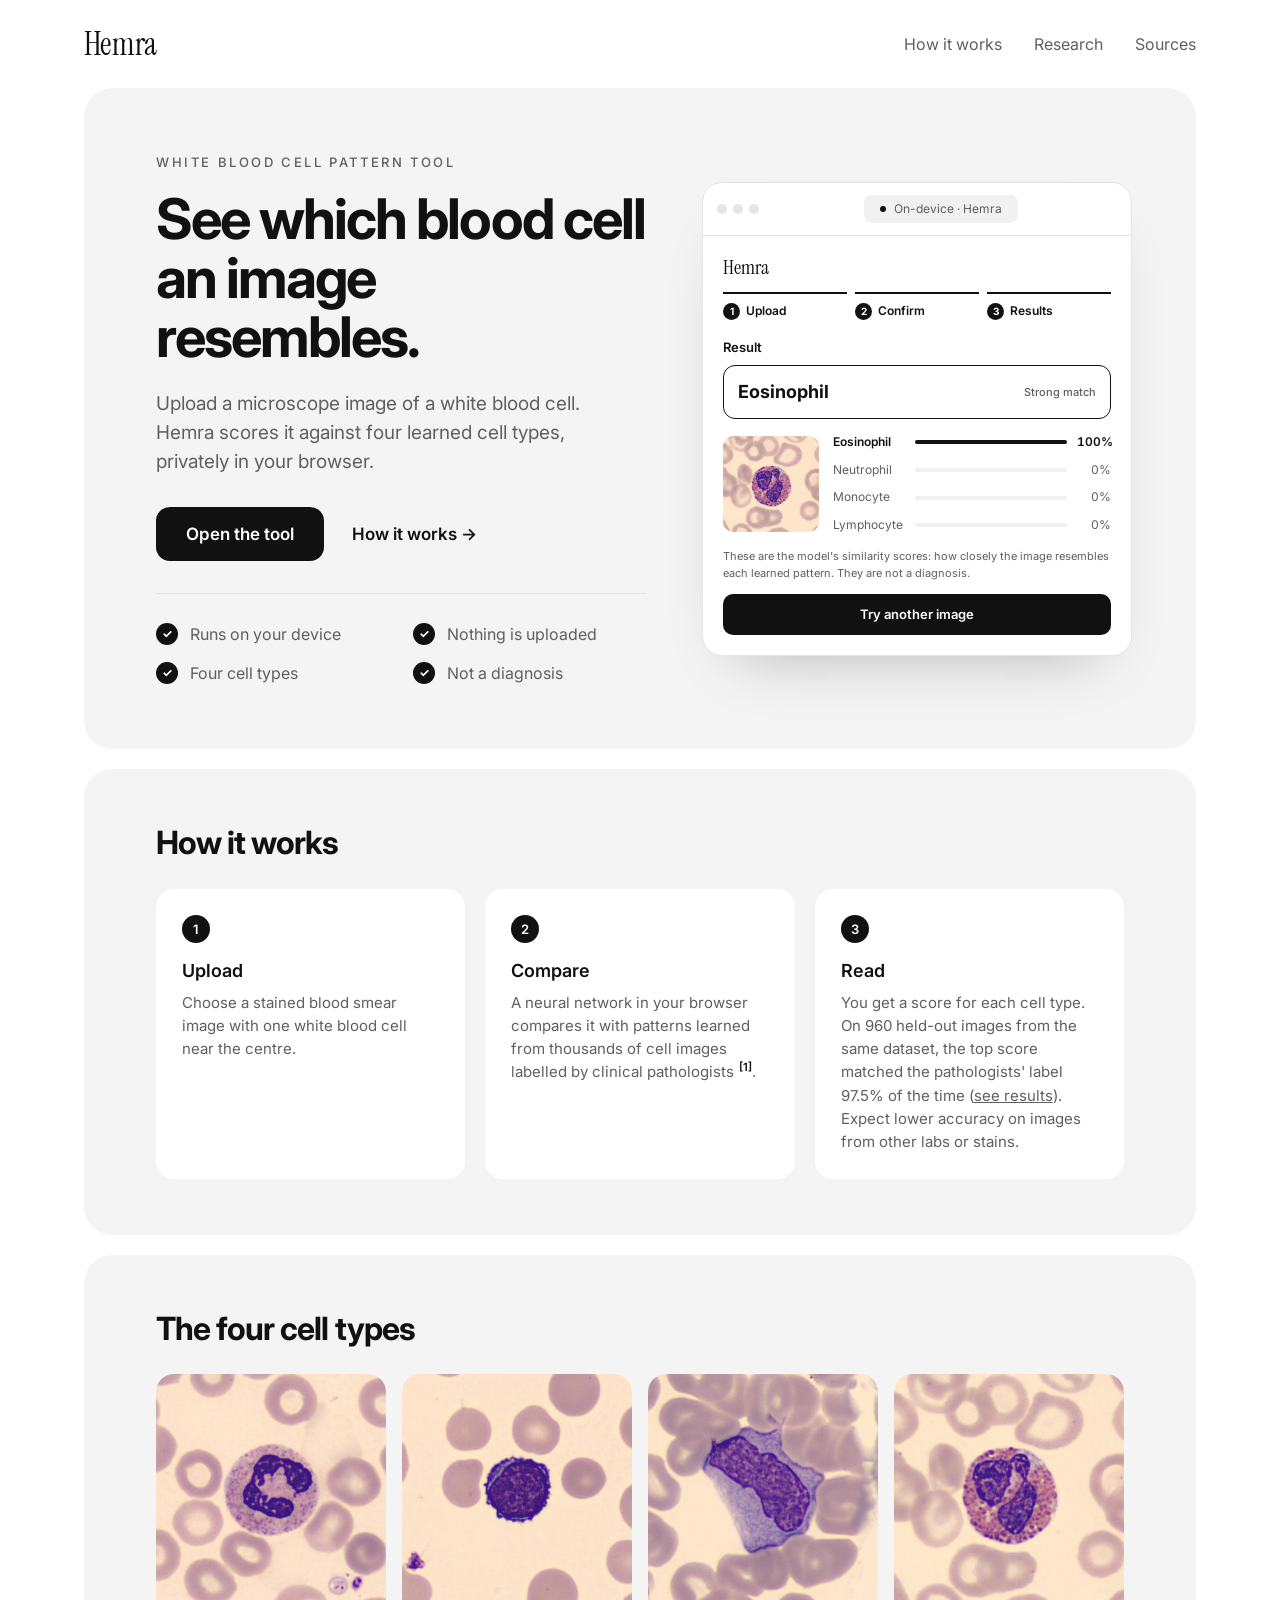
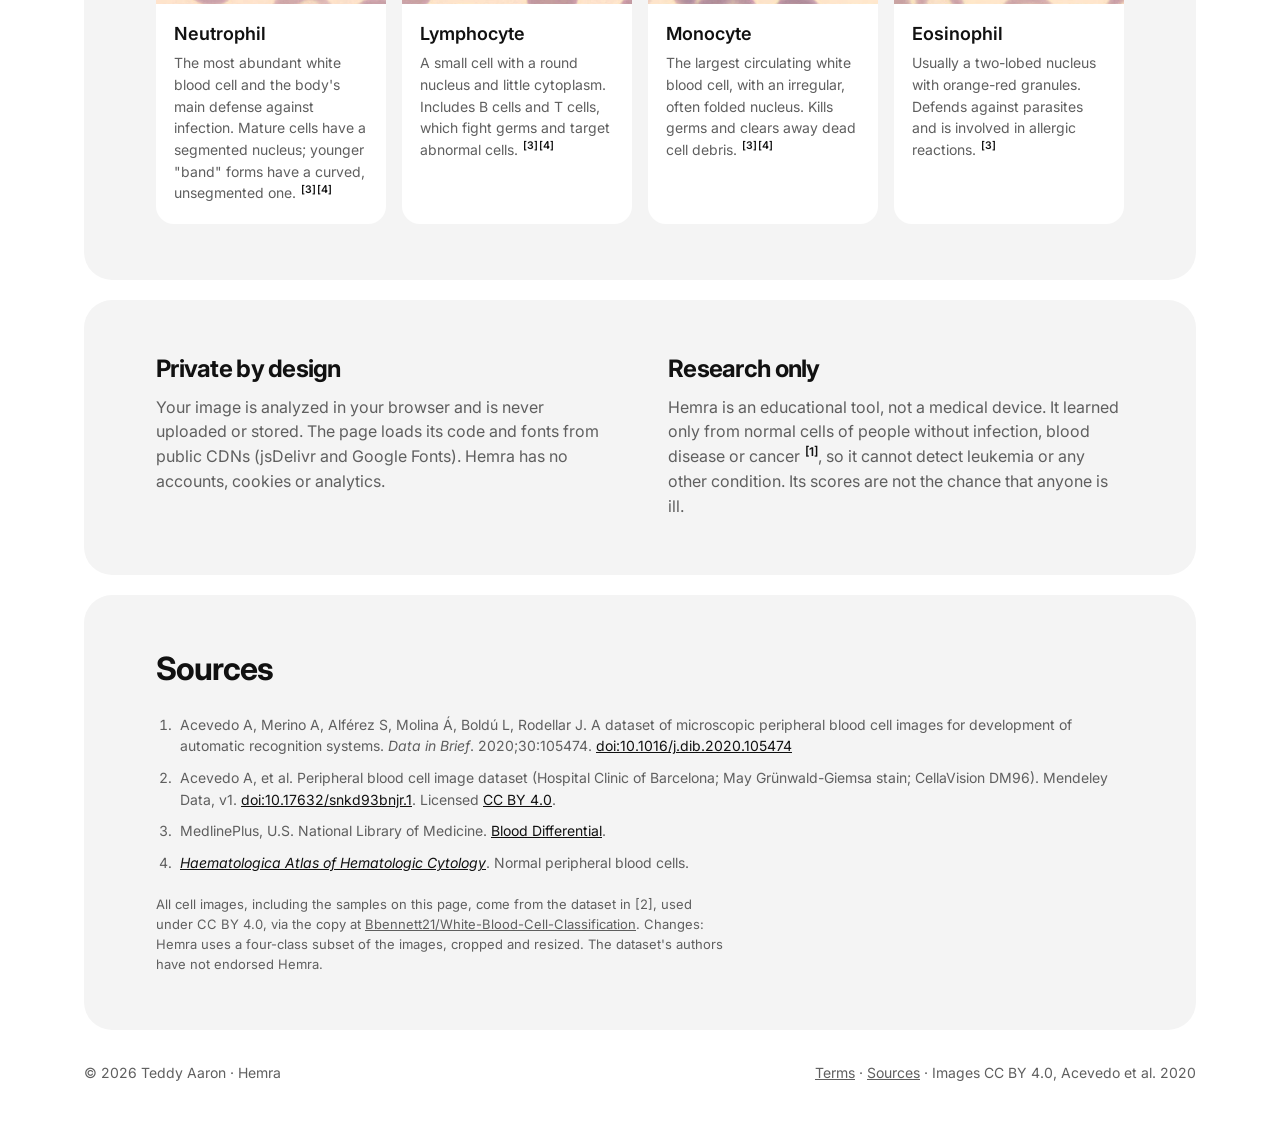
<file: index.html>
<!doctype html>
<html lang="en">
<head>
<meta charset="utf-8">
<meta name="viewport" content="width=device-width, initial-scale=1">
<title>Hemra · Blood cell pattern research</title>
<meta name="description" content="Upload a microscopic white blood cell image. Hemra compares it against learned cellular patterns, privately in your browser.">
<link rel="icon" href="data:image/svg+xml,<svg xmlns='http://www.w3.org/2000/svg' viewBox='0 0 32 32'><rect width='32' height='32' rx='7' fill='%23111'/><text x='16' y='23' font-family='Georgia' font-size='19' fill='white' text-anchor='middle'>H</text></svg>">
<link rel="preconnect" href="https://fonts.googleapis.com">
<link href="https://fonts.googleapis.com/css2?family=Instrument+Serif&family=Inter:wght@400;500;600&display=swap" rel="stylesheet">
<link rel="stylesheet" href="style.css?v=7">
</head>
<body>

<header class="wrap nav">
  <a href="#" class="brand">Hemra</a>
  <nav><a href="#how">How it works</a><a href="research.html">Research</a><a href="#sources">Sources</a></nav>
</header>

<main class="wrap">
  <section class="hero">
    <div class="intro">
      <p class="eyebrow">White blood cell pattern tool</p>
      <h1>See which blood cell an image resembles.</h1>
      <p class="lede">Upload a microscope image of a white blood cell. Hemra scores it against four learned cell types, privately in your browser.</p>
      <div class="cta">
        <a class="btn" href="tool.html">Open the tool</a>
        <a href="#how" class="link">How it works →</a>
      </div>
      <ul class="checks">
        <li>Runs on your device</li>
        <li>Nothing is uploaded</li>
        <li>Four cell types</li>
        <li>Not a diagnosis</li>
      </ul>
    </div>

    <a href="tool.html" class="tool mock" aria-label="Open the tool">
      <div class="win"><span></span><span></span><span></span><div class="pill"><i></i>On-device · Hemra</div></div>
      <div class="tool-body">
        <div class="mock-brand">Hemra</div>
        <ol class="steps"><li class="on"><b>1</b>Upload</li><li class="on"><b>2</b>Confirm</li><li class="on"><b>3</b>Results</li></ol>
        <div class="top"><span>Result</span></div>
        <div class="mock-top">Eosinophil <small>Strong match</small></div>
        <div class="mock-grid">
          <img src="samples/eosinophil.jpg" alt="">
          <div class="bars">
            <div class="bar best"><span>Eosinophil</span><div class="track"><div class="fill" style="width:100%"></div></div><em>100%</em></div>
            <div class="bar"><span>Neutrophil</span><div class="track"><div class="fill" style="width:0"></div></div><em>0%</em></div>
            <div class="bar"><span>Monocyte</span><div class="track"><div class="fill" style="width:0"></div></div><em>0%</em></div>
            <div class="bar"><span>Lymphocyte</span><div class="track"><div class="fill" style="width:0"></div></div><em>0%</em></div>
          </div>
        </div>
        <p class="mock-note">These are the model's similarity scores: how closely the image resembles each learned pattern. They are not a diagnosis.</p>
        <div class="mock-btn">Try another image</div>
      </div>
    </a>
  </section>

  <section id="how" class="section">
    <h2 class="h">How it works</h2>
    <ol class="how">
      <li><span>1</span><div><strong>Upload</strong><p>Choose a stained blood smear image with one white blood cell near the centre.</p></div></li>
      <li><span>2</span><div><strong>Compare</strong><p>A neural network in your browser compares it with patterns learned from thousands of cell images labelled by clinical pathologists <a class="ref" href="#src1">[1]</a>.</p></div></li>
      <li><span>3</span><div><strong>Read</strong><p>You get a score for each cell type. On 960 held-out images from the same dataset, the top score matched the pathologists' label 97.5% of the time (<a href="research.html">see results</a>). Expect lower accuracy on images from other labs or stains.</p></div></li>
    </ol>
  </section>

  <section id="cells" class="section">
    <h2 class="h">The four cell types</h2>
    <div class="cells" id="cellGrid"></div>
  </section>

  <section id="privacy" class="section note">
    <div>
      <h2 class="h">Private by design</h2>
      <p>Your image is analyzed in your browser and is never uploaded or stored. The page loads its code and fonts from public CDNs (jsDelivr and Google Fonts). Hemra has no accounts, cookies or analytics.</p>
    </div>
    <div>
      <h2 class="h">Research only</h2>
      <p>Hemra is an educational tool, not a medical device. It learned only from normal cells of people without infection, blood disease or cancer <a class="ref" href="#src1">[1]</a>, so it cannot detect leukemia or any other condition. Its scores are not the chance that anyone is ill.</p>
    </div>
  </section>

  <section id="sources" class="section">
    <h2 class="h">Sources</h2>
    <ol class="sources">
      <li id="src1">Acevedo A, Merino A, Alférez S, Molina Á, Boldú L, Rodellar J. A dataset of microscopic peripheral blood cell images for development of automatic recognition systems. <em>Data in Brief</em>. 2020;30:105474. <a href="https://doi.org/10.1016/j.dib.2020.105474" target="_blank" rel="noopener">doi:10.1016/j.dib.2020.105474</a></li>
      <li id="src2">Acevedo A, et al. Peripheral blood cell image dataset (Hospital Clinic of Barcelona; May Grünwald-Giemsa stain; CellaVision DM96). Mendeley Data, v1. <a href="https://doi.org/10.17632/snkd93bnjr.1" target="_blank" rel="noopener">doi:10.17632/snkd93bnjr.1</a>. Licensed <a href="https://creativecommons.org/licenses/by/4.0/" target="_blank" rel="noopener">CC BY 4.0</a>.</li>
      <li id="src3">MedlinePlus, U.S. National Library of Medicine. <a href="https://medlineplus.gov/lab-tests/blood-differential/" target="_blank" rel="noopener">Blood Differential</a>.</li>
      <li id="src4"><a href="https://digital.haematologica.org/wp-content/uploads/flipbook/48/files/basic-html/page21.html" target="_blank" rel="noopener"><em>Haematologica Atlas of Hematologic Cytology</em></a>. Normal peripheral blood cells.</li>
    </ol>
    <p class="credit">All cell images, including the samples on this page, come from the dataset in [2], used under CC BY 4.0, via the copy at <a href="https://github.com/Bbennett21/White-Blood-Cell-Classification" target="_blank" rel="noopener">Bbennett21/White-Blood-Cell-Classification</a>. Changes: Hemra uses a four-class subset of the images, cropped and resized. The dataset's authors have not endorsed Hemra.</p>
  </section>
</main>

<footer class="wrap foot">
  <span>© 2026 Teddy Aaron · Hemra</span>
  <span><a href="terms.html">Terms</a> · <a href="#sources">Sources</a> · Images CC BY 4.0, Acevedo et al. 2020</span>
</footer>

<script src="app.js?v=5"></script>
</body>
</html>
</file>
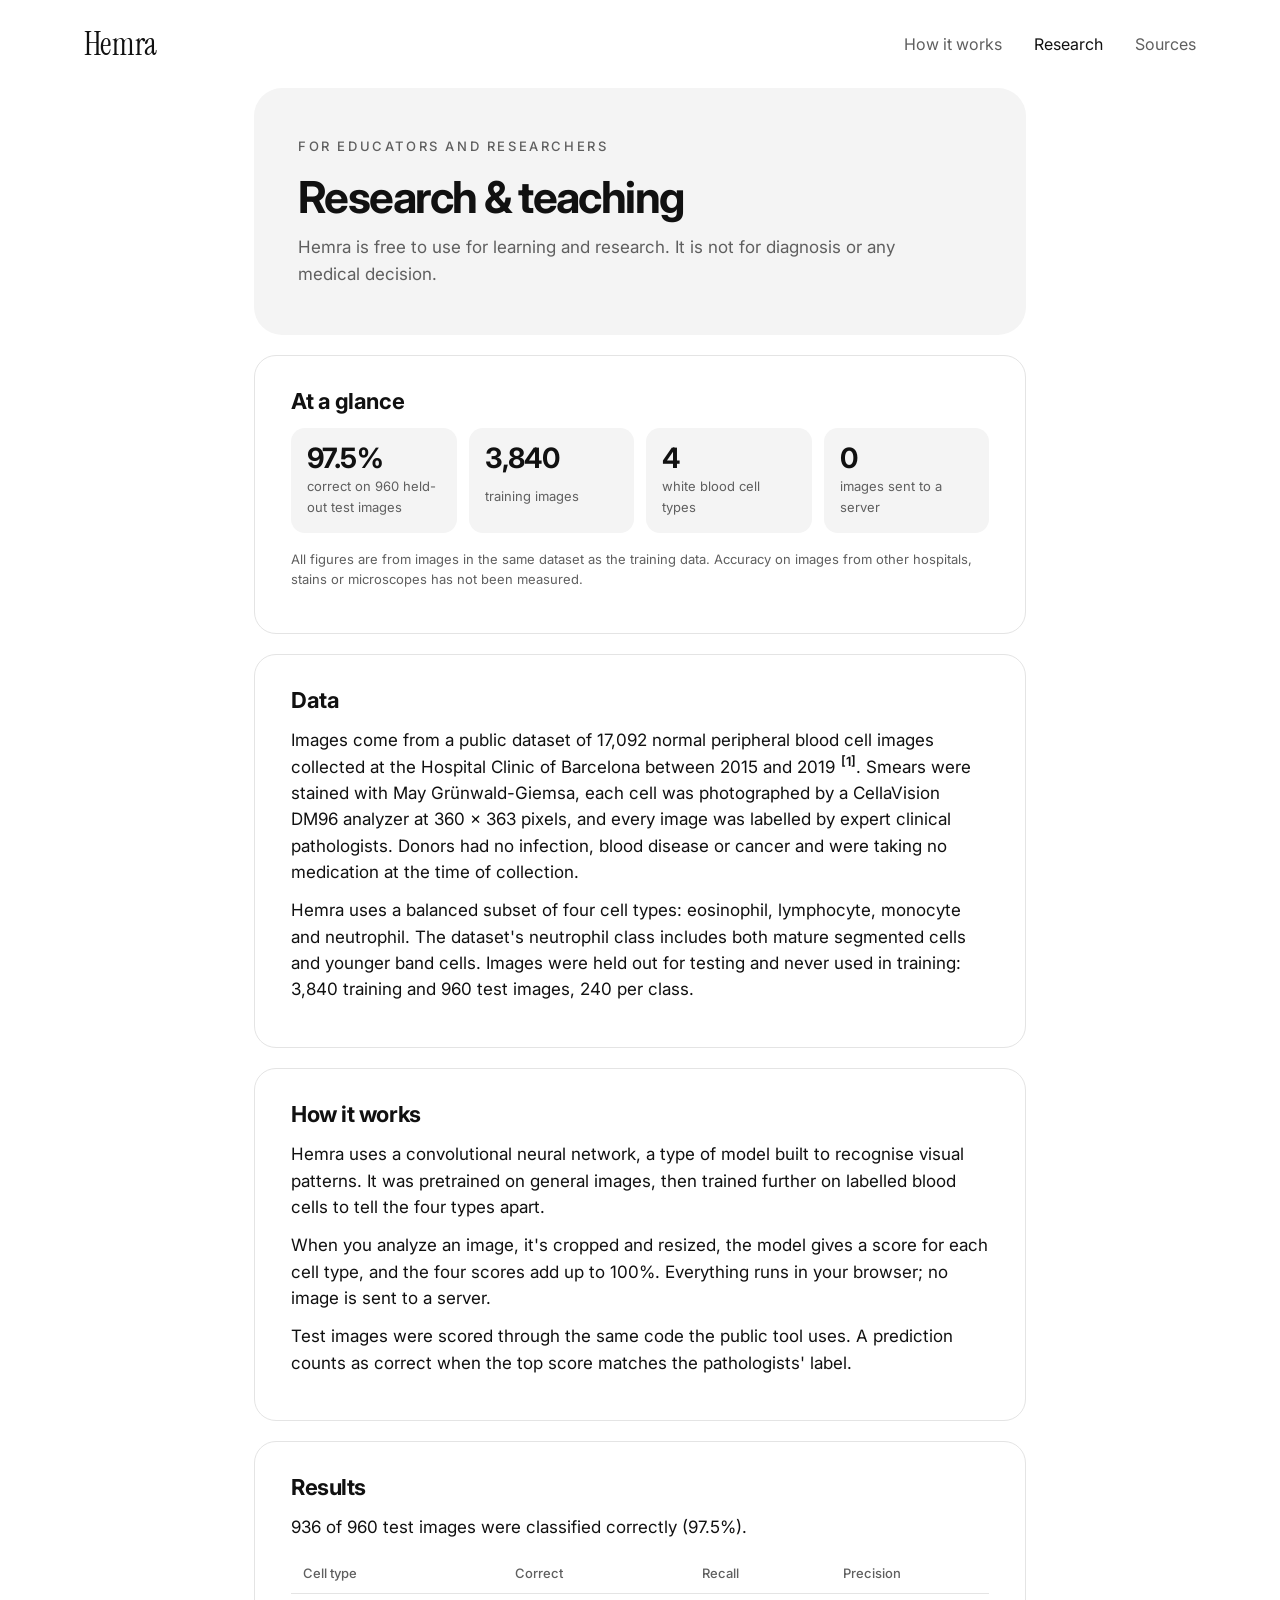
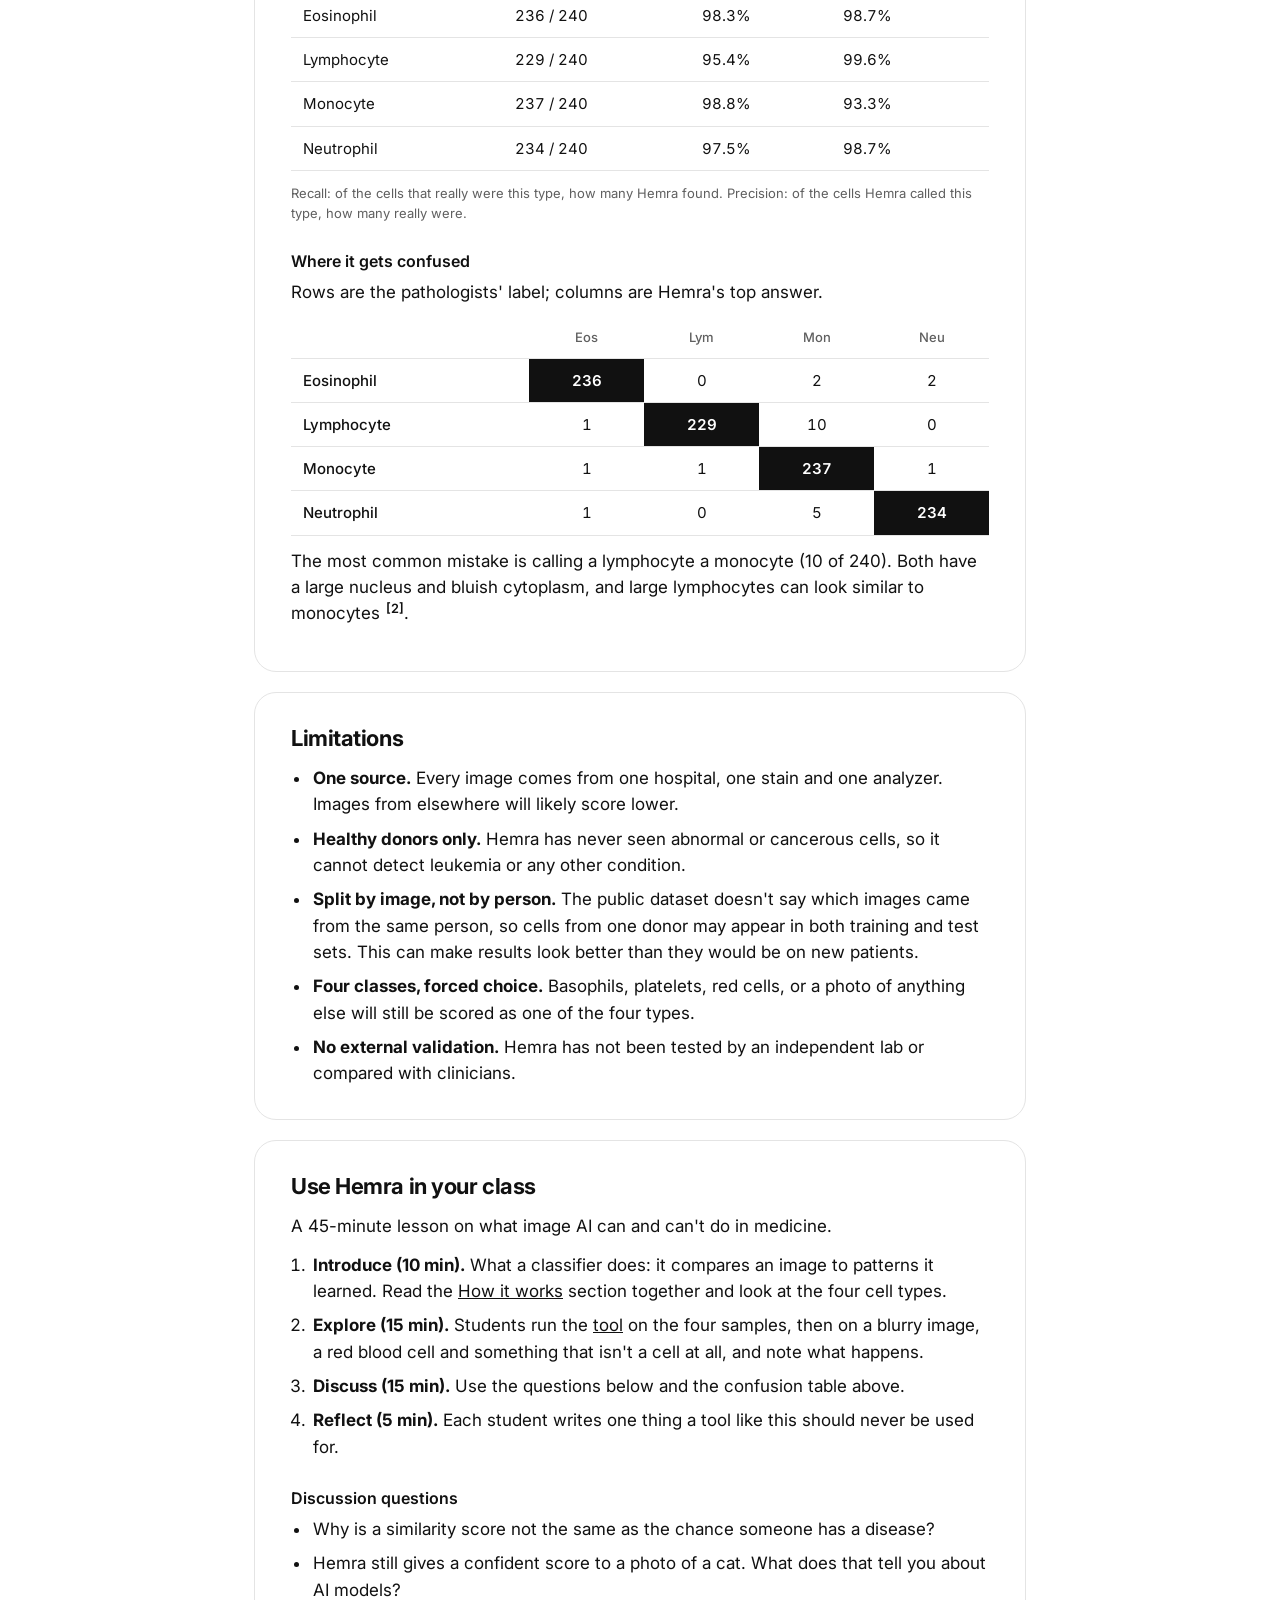
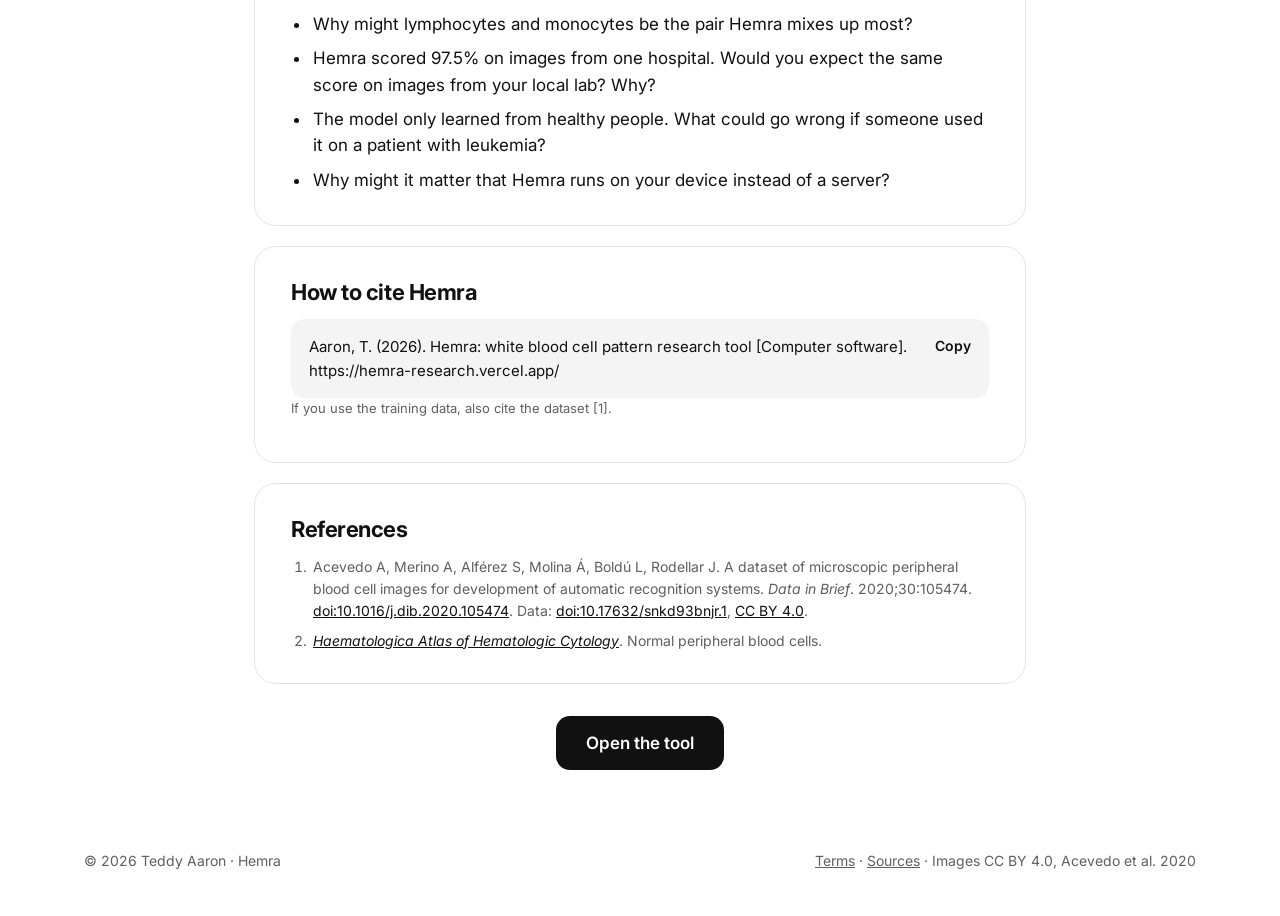
<file: research.html>
<!doctype html>
<html lang="en">
<head>
<meta charset="utf-8">
<meta name="viewport" content="width=device-width, initial-scale=1">
<title>Research &amp; teaching · Hemra</title>
<meta name="description" content="How Hemra was built and tested: data, method, results, limitations, a classroom lesson and how to cite it.">
<link rel="icon" href="data:image/svg+xml,<svg xmlns='http://www.w3.org/2000/svg' viewBox='0 0 32 32'><rect width='32' height='32' rx='7' fill='%23111'/><text x='16' y='23' font-family='Georgia' font-size='19' fill='white' text-anchor='middle'>H</text></svg>">
<link rel="preconnect" href="https://fonts.googleapis.com">
<link href="https://fonts.googleapis.com/css2?family=Instrument+Serif&family=Inter:wght@400;500;600;700&display=swap" rel="stylesheet">
<link rel="stylesheet" href="style.css?v=7">
</head>
<body>

<header class="wrap nav">
  <a href="index.html" class="brand">Hemra</a>
  <nav><a href="index.html#how">How it works</a><a href="research.html" aria-current="page">Research</a><a href="index.html#sources">Sources</a></nav>
</header>

<main class="doc">
  <section class="doc-head">
    <p class="eyebrow">For educators and researchers</p>
    <h1>Research &amp; teaching</h1>
    <p>Hemra is free to use for learning and research. It is not for diagnosis or any medical decision.</p>
  </section>

  <section class="doc-card">
    <h2>At a glance</h2>
    <div class="stats">
      <div><b>97.5%</b><span>correct on 960 held-out test images</span></div>
      <div><b>3,840</b><span>training images</span></div>
      <div><b>4</b><span>white blood cell types</span></div>
      <div><b>0</b><span>images sent to a server</span></div>
    </div>
    <p class="muted small">All figures are from images in the same dataset as the training data. Accuracy on images from other hospitals, stains or microscopes has not been measured.</p>
  </section>

  <section class="doc-card">
    <h2>Data</h2>
    <p>Images come from a public dataset of 17,092 normal peripheral blood cell images collected at the Hospital Clinic of Barcelona between 2015 and 2019 <a class="ref" href="#r1">[1]</a>. Smears were stained with May Grünwald-Giemsa, each cell was photographed by a CellaVision DM96 analyzer at 360 × 363 pixels, and every image was labelled by expert clinical pathologists. Donors had no infection, blood disease or cancer and were taking no medication at the time of collection.</p>
    <p>Hemra uses a balanced subset of four cell types: eosinophil, lymphocyte, monocyte and neutrophil. The dataset's neutrophil class includes both mature segmented cells and younger band cells. Images were held out for testing and never used in training: 3,840 training and 960 test images, 240 per class.</p>
  </section>

  <section class="doc-card">
    <h2>How it works</h2>
    <p>Hemra uses a convolutional neural network, a type of model built to recognise visual patterns. It was pretrained on general images, then trained further on labelled blood cells to tell the four types apart.</p>
    <p>When you analyze an image, it's cropped and resized, the model gives a score for each cell type, and the four scores add up to 100%. Everything runs in your browser; no image is sent to a server.</p>
    <p>Test images were scored through the same code the public tool uses. A prediction counts as correct when the top score matches the pathologists' label.</p>
  </section>

  <section class="doc-card">
    <h2>Results</h2>
    <p>936 of 960 test images were classified correctly (97.5%).</p>
    <div class="table-wrap">
      <table>
        <thead><tr><th>Cell type</th><th>Correct</th><th>Recall</th><th>Precision</th></tr></thead>
        <tbody>
          <tr><td>Eosinophil</td><td>236 / 240</td><td>98.3%</td><td>98.7%</td></tr>
          <tr><td>Lymphocyte</td><td>229 / 240</td><td>95.4%</td><td>99.6%</td></tr>
          <tr><td>Monocyte</td><td>237 / 240</td><td>98.8%</td><td>93.3%</td></tr>
          <tr><td>Neutrophil</td><td>234 / 240</td><td>97.5%</td><td>98.7%</td></tr>
        </tbody>
      </table>
    </div>
    <p class="muted small">Recall: of the cells that really were this type, how many Hemra found. Precision: of the cells Hemra called this type, how many really were.</p>

    <h3>Where it gets confused</h3>
    <p>Rows are the pathologists' label; columns are Hemra's top answer.</p>
    <div class="table-wrap">
      <table class="cm">
        <thead><tr><th></th><th>Eos</th><th>Lym</th><th>Mon</th><th>Neu</th></tr></thead>
        <tbody>
          <tr><th>Eosinophil</th><td class="hit">236</td><td>0</td><td>2</td><td>2</td></tr>
          <tr><th>Lymphocyte</th><td>1</td><td class="hit">229</td><td>10</td><td>0</td></tr>
          <tr><th>Monocyte</th><td>1</td><td>1</td><td class="hit">237</td><td>1</td></tr>
          <tr><th>Neutrophil</th><td>1</td><td>0</td><td>5</td><td class="hit">234</td></tr>
        </tbody>
      </table>
    </div>
    <p>The most common mistake is calling a lymphocyte a monocyte (10 of 240). Both have a large nucleus and bluish cytoplasm, and large lymphocytes can look similar to monocytes <a class="ref" href="#r2">[2]</a>.</p>

  </section>

  <section class="doc-card">
    <h2>Limitations</h2>
    <ul>
      <li><strong>One source.</strong> Every image comes from one hospital, one stain and one analyzer. Images from elsewhere will likely score lower.</li>
      <li><strong>Healthy donors only.</strong> Hemra has never seen abnormal or cancerous cells, so it cannot detect leukemia or any other condition.</li>
      <li><strong>Split by image, not by person.</strong> The public dataset doesn't say which images came from the same person, so cells from one donor may appear in both training and test sets. This can make results look better than they would be on new patients.</li>
      <li><strong>Four classes, forced choice.</strong> Basophils, platelets, red cells, or a photo of anything else will still be scored as one of the four types.</li>
      <li><strong>No external validation.</strong> Hemra has not been tested by an independent lab or compared with clinicians.</li>
    </ul>
  </section>

  <section class="doc-card">
    <h2>Use Hemra in your class</h2>
    <p>A 45-minute lesson on what image AI can and can't do in medicine.</p>
    <ol>
      <li><strong>Introduce (10 min).</strong> What a classifier does: it compares an image to patterns it learned. Read the <a href="index.html#how">How it works</a> section together and look at the four cell types.</li>
      <li><strong>Explore (15 min).</strong> Students run the <a href="tool.html">tool</a> on the four samples, then on a blurry image, a red blood cell and something that isn't a cell at all, and note what happens.</li>
      <li><strong>Discuss (15 min).</strong> Use the questions below and the confusion table above.</li>
      <li><strong>Reflect (5 min).</strong> Each student writes one thing a tool like this should never be used for.</li>
    </ol>
    <h3>Discussion questions</h3>
    <ul>
      <li>Why is a similarity score not the same as the chance someone has a disease?</li>
      <li>Hemra still gives a confident score to a photo of a cat. What does that tell you about AI models?</li>
      <li>Why might lymphocytes and monocytes be the pair Hemra mixes up most?</li>
      <li>Hemra scored 97.5% on images from one hospital. Would you expect the same score on images from your local lab? Why?</li>
      <li>The model only learned from healthy people. What could go wrong if someone used it on a patient with leukemia?</li>
      <li>Why might it matter that Hemra runs on your device instead of a server?</li>
    </ul>
  </section>

  <section class="doc-card">
    <h2>How to cite Hemra</h2>
    <div class="cite">
      <p id="citeText">Aaron, T. (2026). Hemra: white blood cell pattern research tool [Computer software]. https://hemra-research.vercel.app/</p>
      <button class="copy" type="button" id="copy">Copy</button>
    </div>
    <p class="muted small">If you use the training data, also cite the dataset [1].</p>
  </section>

  <section class="doc-card">
    <h2>References</h2>
    <ol class="sources">
      <li id="r1">Acevedo A, Merino A, Alférez S, Molina Á, Boldú L, Rodellar J. A dataset of microscopic peripheral blood cell images for development of automatic recognition systems. <em>Data in Brief</em>. 2020;30:105474. <a href="https://doi.org/10.1016/j.dib.2020.105474" target="_blank" rel="noopener">doi:10.1016/j.dib.2020.105474</a>. Data: <a href="https://doi.org/10.17632/snkd93bnjr.1" target="_blank" rel="noopener">doi:10.17632/snkd93bnjr.1</a>, <a href="https://creativecommons.org/licenses/by/4.0/" target="_blank" rel="noopener">CC BY 4.0</a>.</li>
      <li id="r2"><a href="https://digital.haematologica.org/wp-content/uploads/flipbook/48/files/basic-html/page21.html" target="_blank" rel="noopener"><em>Haematologica Atlas of Hematologic Cytology</em></a>. Normal peripheral blood cells.</li>
    </ol>
  </section>

  <p class="doc-foot"><a href="tool.html" class="btn">Open the tool</a></p>
</main>

<footer class="wrap foot">
  <span>© 2026 Teddy Aaron · Hemra</span>
  <span><a href="terms.html">Terms</a> · <a href="index.html#sources">Sources</a> · Images CC BY 4.0, Acevedo et al. 2020</span>
</footer>

<script>
document.getElementById("copy").addEventListener("click", async e => {
  const text = document.getElementById("citeText").textContent;
  try { await navigator.clipboard.writeText(text); }
  catch {
    const ta = document.createElement("textarea"); ta.value = text; ta.style.position = "fixed"; ta.style.opacity = "0";
    document.body.appendChild(ta); ta.select(); document.execCommand("copy"); ta.remove();
  }
  e.target.textContent = "Copied";
  setTimeout(() => e.target.textContent = "Copy", 2000);
});
</script>
</body>
</html>
</file>
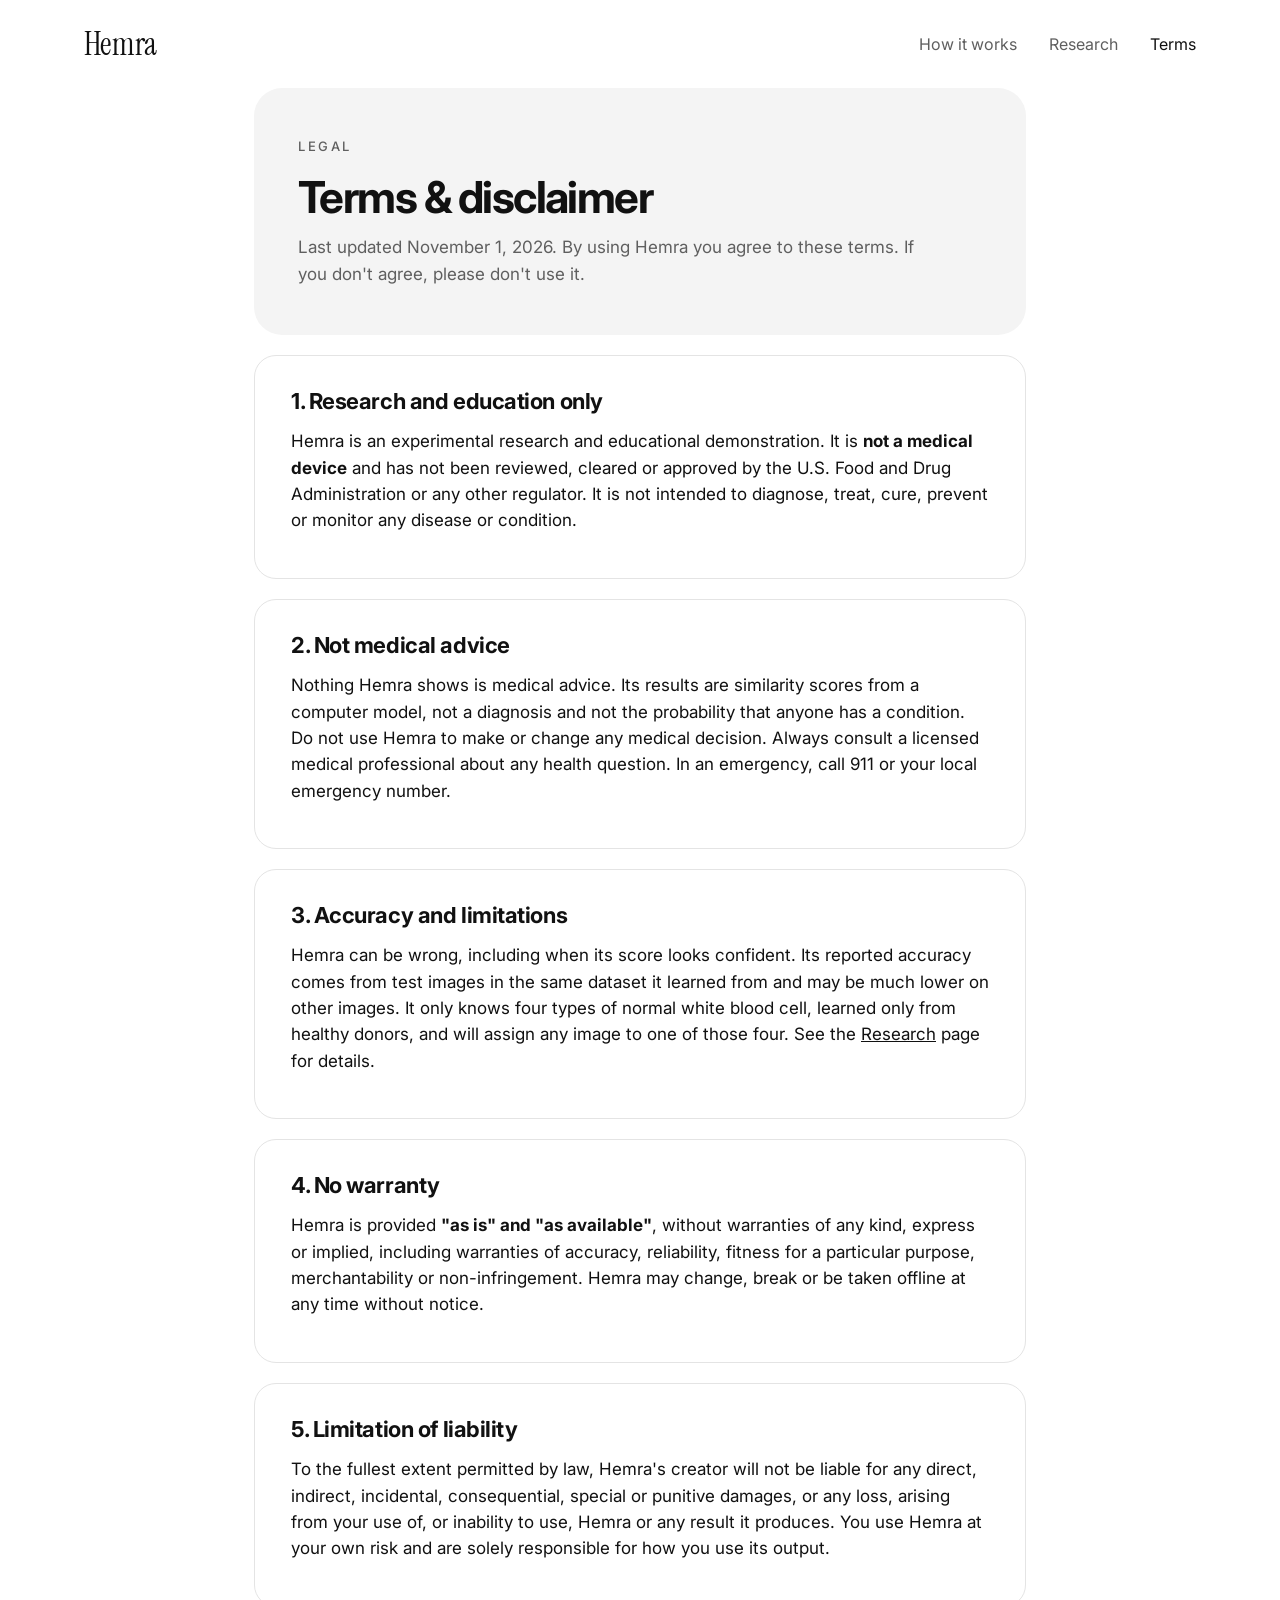
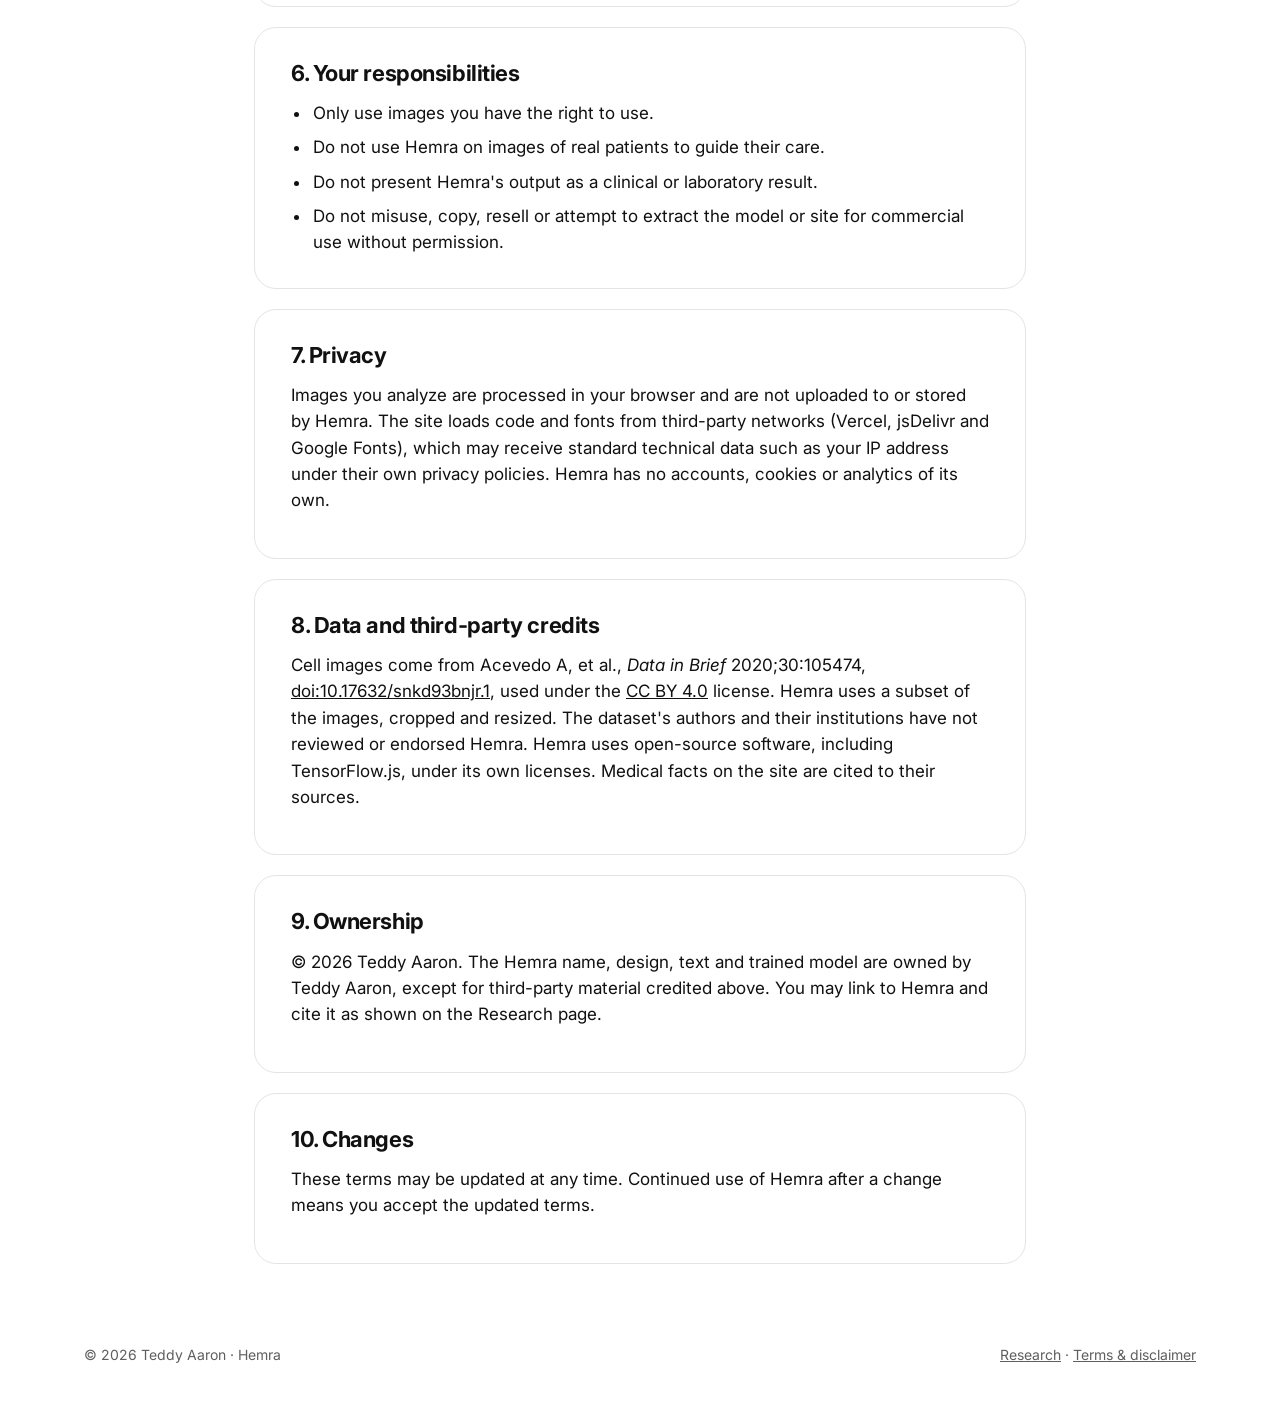
<file: terms.html>
<!doctype html>
<html lang="en">
<head>
<meta charset="utf-8">
<meta name="viewport" content="width=device-width, initial-scale=1">
<title>Terms &amp; disclaimer · Hemra</title>
<meta name="description" content="Hemra's terms of use, medical disclaimer, privacy summary and data credits.">
<link rel="icon" href="data:image/svg+xml,<svg xmlns='http://www.w3.org/2000/svg' viewBox='0 0 32 32'><rect width='32' height='32' rx='7' fill='%23111'/><text x='16' y='23' font-family='Georgia' font-size='19' fill='white' text-anchor='middle'>H</text></svg>">
<link rel="preconnect" href="https://fonts.googleapis.com">
<link href="https://fonts.googleapis.com/css2?family=Instrument+Serif&family=Inter:wght@400;500;600;700&display=swap" rel="stylesheet">
<link rel="stylesheet" href="style.css?v=7">
</head>
<body>

<header class="wrap nav">
  <a href="index.html" class="brand">Hemra</a>
  <nav><a href="index.html#how">How it works</a><a href="research.html">Research</a><a href="terms.html" aria-current="page">Terms</a></nav>
</header>

<main class="doc">
  <section class="doc-head">
    <p class="eyebrow">Legal</p>
    <h1>Terms &amp; disclaimer</h1>
    <p>Last updated November 1, 2026. By using Hemra you agree to these terms. If you don't agree, please don't use it.</p>
  </section>

  <section class="doc-card">
    <h2>1. Research and education only</h2>
    <p>Hemra is an experimental research and educational demonstration. It is <strong>not a medical device</strong> and has not been reviewed, cleared or approved by the U.S. Food and Drug Administration or any other regulator. It is not intended to diagnose, treat, cure, prevent or monitor any disease or condition.</p>
  </section>

  <section class="doc-card">
    <h2>2. Not medical advice</h2>
    <p>Nothing Hemra shows is medical advice. Its results are similarity scores from a computer model, not a diagnosis and not the probability that anyone has a condition. Do not use Hemra to make or change any medical decision. Always consult a licensed medical professional about any health question. In an emergency, call 911 or your local emergency number.</p>
  </section>

  <section class="doc-card">
    <h2>3. Accuracy and limitations</h2>
    <p>Hemra can be wrong, including when its score looks confident. Its reported accuracy comes from test images in the same dataset it learned from and may be much lower on other images. It only knows four types of normal white blood cell, learned only from healthy donors, and will assign any image to one of those four. See the <a href="research.html">Research</a> page for details.</p>
  </section>

  <section class="doc-card">
    <h2>4. No warranty</h2>
    <p>Hemra is provided <strong>"as is" and "as available"</strong>, without warranties of any kind, express or implied, including warranties of accuracy, reliability, fitness for a particular purpose, merchantability or non-infringement. Hemra may change, break or be taken offline at any time without notice.</p>
  </section>

  <section class="doc-card">
    <h2>5. Limitation of liability</h2>
    <p>To the fullest extent permitted by law, Hemra's creator will not be liable for any direct, indirect, incidental, consequential, special or punitive damages, or any loss, arising from your use of, or inability to use, Hemra or any result it produces. You use Hemra at your own risk and are solely responsible for how you use its output.</p>
  </section>

  <section class="doc-card">
    <h2>6. Your responsibilities</h2>
    <ul>
      <li>Only use images you have the right to use.</li>
      <li>Do not use Hemra on images of real patients to guide their care.</li>
      <li>Do not present Hemra's output as a clinical or laboratory result.</li>
      <li>Do not misuse, copy, resell or attempt to extract the model or site for commercial use without permission.</li>
    </ul>
  </section>

  <section class="doc-card">
    <h2>7. Privacy</h2>
    <p>Images you analyze are processed in your browser and are not uploaded to or stored by Hemra. The site loads code and fonts from third-party networks (Vercel, jsDelivr and Google Fonts), which may receive standard technical data such as your IP address under their own privacy policies. Hemra has no accounts, cookies or analytics of its own.</p>
  </section>

  <section class="doc-card">
    <h2>8. Data and third-party credits</h2>
    <p>Cell images come from Acevedo A, et al., <em>Data in Brief</em> 2020;30:105474, <a href="https://doi.org/10.17632/snkd93bnjr.1" target="_blank" rel="noopener">doi:10.17632/snkd93bnjr.1</a>, used under the <a href="https://creativecommons.org/licenses/by/4.0/" target="_blank" rel="noopener">CC BY 4.0</a> license. Hemra uses a subset of the images, cropped and resized. The dataset's authors and their institutions have not reviewed or endorsed Hemra. Hemra uses open-source software, including TensorFlow.js, under its own licenses. Medical facts on the site are cited to their sources.</p>
  </section>

  <section class="doc-card">
    <h2>9. Ownership</h2>
    <p>© 2026 Teddy Aaron. The Hemra name, design, text and trained model are owned by Teddy Aaron, except for third-party material credited above. You may link to Hemra and cite it as shown on the Research page.</p>
  </section>

  <section class="doc-card">
    <h2>10. Changes</h2>
    <p>These terms may be updated at any time. Continued use of Hemra after a change means you accept the updated terms.</p>
  </section>
</main>

<footer class="wrap foot">
  <span>© 2026 Teddy Aaron · Hemra</span>
  <span><a href="research.html">Research</a> · <a href="terms.html">Terms &amp; disclaimer</a></span>
</footer>
</body>
</html>
</file>
<file: style.css>
:root{
  --bg:#fff; --card:#f4f4f4; --surface:#fff; --ink:#111; --muted:#5f5f5f; --line:#e4e4e4; --soft:#f1f1f1;
  --red:#9e1b32; --serif:"Instrument Serif",Georgia,serif; --sans:Inter,system-ui,-apple-system,sans-serif;
}
@media (prefers-color-scheme:dark){:root{
  --bg:#0f0f0f; --card:#1a1a1a; --surface:#121212; --ink:#f2f2f2; --muted:#a0a0a0; --line:#2c2c2c; --soft:#222; --red:#e0596e;
}}
*{box-sizing:border-box}
html{scroll-behavior:smooth}
body{margin:0;background:var(--bg);color:var(--ink);font:17px/1.55 var(--sans);-webkit-font-smoothing:antialiased}
a{color:inherit}
.wrap{max-width:1160px;margin:0 auto;padding:0 24px}
.muted{color:var(--muted)}

/* nav */
.nav{display:flex;justify-content:space-between;align-items:center;height:88px}
.brand{font:400 32px/1 var(--serif);text-decoration:none;letter-spacing:.01em}
.nav nav{display:flex;gap:32px;font-size:16px}
.nav nav a{text-decoration:none;color:var(--muted)} .nav nav a:hover{color:var(--ink)}

/* buttons */
.btn{all:unset;box-sizing:border-box;display:inline-flex;align-items:center;justify-content:center;background:var(--ink);color:var(--bg);border-radius:14px;padding:17px 30px;font:600 17px var(--sans);cursor:pointer;transition:opacity .15s,transform .15s}
.btn:hover{opacity:.85} .btn:active{transform:scale(.98)}
.btn:focus-visible{outline:2px solid var(--ink);outline-offset:3px}
.link{font-weight:600;text-decoration:none} .link:hover{text-decoration:underline}

/* hero card */
.hero{display:grid;grid-template-columns:1.1fr 430px;gap:56px;align-items:center;background:var(--card);border-radius:28px;padding:64px 64px 64px 72px}
.eyebrow{font-size:13px;font-weight:500;letter-spacing:.2em;text-transform:uppercase;color:var(--muted);margin:0 0 18px}
h1{font:700 clamp(38px,4.6vw,56px)/1.05 var(--sans);letter-spacing:-.035em;margin:0}
.lede{font-size:19px;color:var(--muted);margin:22px 0 30px;max-width:36ch}
.cta{display:flex;align-items:center;gap:28px;flex-wrap:wrap}
.checks{list-style:none;padding:28px 0 0;margin:32px 0 0;border-top:1px solid var(--line);display:grid;grid-template-columns:1fr 1fr;gap:14px 24px;font-size:16px;color:var(--muted)}
.checks li{display:flex;gap:12px;align-items:center}
.checks li::before{content:"✓";flex:none;width:22px;height:22px;border-radius:50%;background:var(--ink);color:var(--bg);font-size:12px;font-weight:700;display:grid;place-items:center}

/* tool window */
.tool{background:var(--surface);border:1px solid var(--line);border-radius:20px;overflow:hidden;box-shadow:0 30px 60px -36px rgba(0,0,0,.3)}
.win{display:flex;align-items:center;gap:6px;padding:12px 14px;border-bottom:1px solid var(--line)}
.win>span{width:10px;height:10px;border-radius:50%;background:var(--line)}
.pill{margin:0 auto;display:flex;align-items:center;gap:8px;background:var(--soft);border-radius:8px;padding:5px 16px;font-size:12px;color:var(--muted)}
.pill i{width:6px;height:6px;border-radius:50%;background:var(--ink)}
.tool-body{padding:18px 20px 20px}
.steps{list-style:none;margin:0 0 16px;padding:0;display:grid;grid-template-columns:repeat(3,1fr);gap:8px}
.steps li{border-top:2px solid var(--line);padding-top:8px;font-size:12px;font-weight:600;color:var(--muted);display:flex;align-items:center;gap:6px;transition:.2s}
.steps b{width:17px;height:17px;border-radius:50%;background:var(--line);color:var(--muted);display:grid;place-items:center;font-size:10px}
.steps li.on{border-color:var(--ink);color:var(--ink)} .steps li.on b{background:var(--ink);color:var(--bg)}
.drop{position:relative;display:grid;place-items:center;aspect-ratio:4/3;border-radius:12px;background:var(--soft);border:1.5px dashed #cfcfcf;cursor:pointer;overflow:hidden;transition:border-color .15s}
.drop:hover,.drop.over{border-color:var(--ink)}
.drop:focus-visible{outline:2px solid var(--ink);outline-offset:2px}
.drop.has{border:0}
#preview{position:absolute;inset:0;width:100%;height:100%;object-fit:contain}
.drop-text{display:grid;text-align:center;gap:2px;font-size:14px;color:var(--muted)}
.drop-text strong{color:var(--ink);font-weight:600;font-size:15px}
.samples{display:flex;align-items:center;gap:8px;padding-top:12px;font-size:13px;color:var(--muted)}
.samples span{margin-right:2px}
.sample{all:unset;cursor:pointer;width:38px;height:38px;border-radius:8px;overflow:hidden;border:1px solid var(--line);transition:transform .15s,border-color .15s}
.sample img{width:100%;height:100%;object-fit:cover;display:block}
.sample:hover,.sample:focus-visible{border-color:var(--ink);transform:translateY(-1px)}
.result{padding-top:16px}
.top{display:flex;justify-content:space-between;align-items:center;font-size:13px;font-weight:600}
.result h2{font:700 26px/1.1 var(--sans);letter-spacing:-.02em;margin:8px 0 14px;padding:14px 16px;border:1.5px solid var(--ink);border-radius:12px}
.badge{font-size:11px;font-weight:500;color:var(--muted)}
.bars{display:grid;gap:9px}
.bar{display:grid;grid-template-columns:86px 1fr 40px;gap:10px;align-items:center;font-size:13px;color:var(--muted)}
.bar.best{color:var(--ink);font-weight:600}
.track{height:4px;background:var(--soft);border-radius:2px;overflow:hidden}
.fill{height:100%;width:0;background:#bdbdbd;transition:width .6s cubic-bezier(.2,.8,.2,1)}
.bar.best .fill{background:var(--ink)}
.bar em{font-style:normal;text-align:right;font-variant-numeric:tabular-nums}
.about{font-size:13px;color:var(--muted);margin:14px 0 0;padding-top:12px;border-top:1px solid var(--line)}
.status{font-size:12px;color:var(--muted);margin:12px 0 0;text-align:center}

/* section cards */
.section{background:var(--card);border-radius:28px;padding:56px 72px;margin-top:20px}
.h{font:700 32px/1.1 var(--sans);letter-spacing:-.03em;margin:0 0 28px}
.how{list-style:none;margin:0;padding:0;display:grid;grid-template-columns:repeat(3,1fr);gap:20px}
.how li{background:var(--surface);border-radius:18px;padding:26px;display:grid;gap:14px;align-content:start}
.how li>span{width:28px;height:28px;border-radius:50%;background:var(--ink);color:var(--bg);display:grid;place-items:center;font-size:13px;font-weight:600}
.how strong{font-weight:600;font-size:18px}
.how p{margin:6px 0 0;color:var(--muted);font-size:15px}
.cells{display:grid;grid-template-columns:repeat(4,1fr);gap:16px}
.cell{background:var(--surface);border-radius:18px;overflow:hidden}
.cell img{width:100%;aspect-ratio:1;object-fit:cover;display:block}
.cell strong{display:block;font-weight:600;font-size:18px;margin:16px 18px 4px}
.cell p{margin:0 18px 20px;font-size:14px;color:var(--muted)}
.note{display:grid;grid-template-columns:1fr 1fr;gap:56px}
.note .h{font-size:24px;margin-bottom:12px}
.note p{margin:0;color:var(--muted);font-size:16px}
.ref{color:var(--ink);text-decoration:none;font-size:.75em;vertical-align:super;line-height:0;margin-left:1px;font-weight:600}
.ref:hover{text-decoration:underline}
.sources{margin:0;padding-left:20px;display:grid;gap:10px;font-size:14px;color:var(--muted)}
.sources li{padding-left:4px;scroll-margin-top:24px}
.sources li:target{color:var(--ink)}
.sources a{color:var(--ink)}
.credit{font-size:13px;color:var(--muted);margin:20px 0 0;max-width:72ch}
.foot{display:flex;justify-content:space-between;gap:12px;flex-wrap:wrap;padding-top:32px;padding-bottom:44px;font-size:14px;color:var(--muted)}

@media (max-width:960px){
  .hero{grid-template-columns:1fr;gap:40px;padding:44px 36px}
  .tool{max-width:480px;width:100%}
  .section{padding:44px 36px}
  .how{grid-template-columns:1fr}
  .cells{grid-template-columns:1fr 1fr}
  .note{grid-template-columns:1fr;gap:28px}
}
@media (max-width:520px){
  .wrap{padding:0 12px}
  .nav{height:72px;padding:0 8px} .brand{font-size:28px}
  .nav nav{gap:16px;font-size:14px} .nav nav a[href="#sources"]{display:none}
  .hero{padding:32px 20px 20px;border-radius:24px}
  .lede{font-size:17px;margin:16px 0 24px}
  .btn{padding:15px 24px;font-size:16px}
  .checks{grid-template-columns:1fr;gap:10px;font-size:15px}
  .tool-body{padding:14px}
  .section{padding:32px 20px;border-radius:24px;margin-top:12px} .h{font-size:28px;margin-bottom:20px}
  .cells{gap:10px} .cell strong{font-size:16px;margin:12px 12px 2px} .cell p{margin:0 12px 14px;font-size:13px}
  .foot{padding:24px 8px 36px}
}

/* homepage preview (static) */
.mock{display:block;text-decoration:none;color:inherit;transition:transform .2s,box-shadow .2s}
.mock:hover{transform:translateY(-3px);box-shadow:0 36px 70px -36px rgba(0,0,0,.4)}
.mock-brand{font:400 20px var(--serif);margin-bottom:12px}
.mock-top{display:flex;justify-content:space-between;align-items:center;border:1.5px solid var(--ink);border-radius:12px;padding:12px 14px;margin:8px 0 14px;font-weight:700;font-size:18px}
.mock-top small{font-size:11px;font-weight:500;color:var(--muted)}
.mock-grid{display:grid;grid-template-columns:96px 1fr;gap:14px;align-items:center}
.mock-grid img{width:96px;height:96px;object-fit:cover;border-radius:10px}
.mock-grid .bar{grid-template-columns:72px 1fr 34px;font-size:12px}
.mock-note{font-size:11px;color:var(--muted);margin:14px 0 12px}
.mock-btn{background:var(--ink);color:var(--bg);text-align:center;border-radius:10px;padding:10px;font-size:13px;font-weight:600}

/* tool page */
.app{max-width:720px;margin:0 auto;padding:8px 24px 56px}
.back{display:inline-block;font-size:15px;color:var(--muted);text-decoration:none;margin-bottom:24px} .back:hover{color:var(--ink)}
.steps.big{margin-bottom:40px}
.steps.big li{font-size:14px;padding-top:12px;gap:8px}
.steps.big b{width:22px;height:22px;font-size:12px}
.title{font:700 30px/1.15 var(--sans);letter-spacing:-.03em;margin:0}
.sub{color:var(--muted);margin:10px 0 24px}
.bigdrop{display:grid;justify-items:center;gap:6px;text-align:center;padding:56px 24px;border:1.5px dashed #cfcfcf;border-radius:18px;background:var(--card);cursor:pointer;color:var(--muted);transition:border-color .15s,background .15s}
.bigdrop:hover,.bigdrop.over{border-color:var(--ink)}
.bigdrop:focus-visible{outline:2px solid var(--ink);outline-offset:3px}
.bigdrop strong{color:var(--ink);font-weight:600;font-size:17px;margin-top:6px}
.bigdrop span{font-size:14px}
.btn.sm{padding:11px 20px;font-size:14px;border-radius:12px;margin-top:12px;color:var(--bg)}
.try{display:flex;align-items:center;gap:14px;flex-wrap:wrap;margin-top:18px;font-size:14px;color:var(--muted)}
.sample-row{display:flex;gap:8px;flex-wrap:wrap}
.sample-row .sample{width:auto;height:auto;display:flex;align-items:center;gap:8px;padding:4px 12px 4px 4px;border-radius:999px;font-size:13px;color:var(--ink)}
.tips{margin:22px 0 0;padding-left:18px;color:var(--muted);font-size:14px;display:grid;gap:4px}
.err{color:var(--red);font-size:14px;margin:14px 0 0}
.confirm{background:var(--card);border-radius:18px;padding:16px;display:grid;place-items:center}
.confirm img{max-width:100%;max-height:420px;border-radius:10px;display:block}
.actions{display:flex;align-items:center;gap:24px;flex-wrap:wrap;margin-top:24px}
.link-btn{all:unset;cursor:pointer;font-weight:600;font-size:15px} .link-btn:hover{text-decoration:underline}
.link-btn:focus-visible{outline:2px solid var(--ink);outline-offset:3px}
.btn:disabled{opacity:.6;cursor:wait}
.rcard{border:1px solid var(--line);border-radius:20px;padding:24px;margin-top:20px}
.rhead{display:flex;justify-content:space-between;align-items:center;font-size:14px;font-weight:600}
.rgrid{display:grid;grid-template-columns:160px 1fr;gap:24px;align-items:center;margin-top:14px}
.rgrid img{width:160px;height:160px;object-fit:cover;border-radius:12px;display:block}
.rgrid h2{font:700 30px/1.1 var(--sans);letter-spacing:-.03em;margin:0 0 16px;padding:12px 16px;border:1.5px solid var(--ink);border-radius:12px}
.rcard .bar{font-size:14px;grid-template-columns:96px 1fr 44px}
.fine{font-size:12px;color:var(--muted);margin:14px 0 0}
.btn.full{width:100%;margin-top:20px}
.app .status{margin-top:20px}
.disc{display:flex;justify-content:space-between;align-items:center;gap:16px;border:1px solid var(--line);border-radius:14px;padding:16px 20px;margin-top:28px;font-size:14px}
.disc p{margin:0;color:var(--muted)} .disc strong{color:var(--ink)}
.disc a{font-weight:600;text-decoration:none;white-space:nowrap}

@media (max-width:520px){
  .app{padding:0 16px 40px}
  .steps.big{margin-bottom:28px}
  .title{font-size:26px}
  .bigdrop{padding:40px 16px}
  .rgrid{grid-template-columns:1fr;gap:16px} .rgrid img{width:100%;height:auto;aspect-ratio:1}
  .disc{flex-direction:column;align-items:flex-start;gap:8px}
}

/* research page */
.doc{max-width:820px;margin:0 auto;padding:0 24px 48px;display:grid;gap:20px}
.doc-head{background:var(--card);border-radius:28px;padding:48px 44px}
.doc-head h1{font-size:clamp(34px,4vw,44px)}
.doc-head p:last-child{color:var(--muted);margin:14px 0 0;max-width:56ch}
.doc-card{border:1px solid var(--line);border-radius:22px;padding:32px 36px}
.doc-card h2{font:700 22px/1.2 var(--sans);letter-spacing:-.02em;margin:0 0 14px}
.doc-card h3{font:600 16px var(--sans);margin:28px 0 8px}
.doc-card p{margin:0 0 12px}
.doc-card ul,.doc-card ol{margin:8px 0 0;padding-left:20px;display:grid;gap:8px}
.doc-card li{padding-left:2px}
.doc-card a:not(.ref):not(.btn){color:var(--ink)}
.small{font-size:13px}
.stats{display:grid;grid-template-columns:repeat(4,1fr);gap:12px;margin:4px 0 16px}
.stats div{background:var(--card);border-radius:14px;padding:16px;display:grid;gap:4px}
.stats b{font:700 28px/1 var(--sans);letter-spacing:-.03em}
.stats span{font-size:13px;color:var(--muted)}
.table-wrap{overflow-x:auto;margin:6px 0 12px}
table{border-collapse:collapse;width:100%;font-size:15px;font-variant-numeric:tabular-nums}
th,td{text-align:left;padding:10px 12px;border-bottom:1px solid var(--line)}
thead th{font-size:13px;color:var(--muted);font-weight:500}
.cm td,.cm thead th{text-align:center}
.cm tbody th{font-weight:500}
.cm td.hit{background:var(--ink);color:var(--bg);font-weight:600}
.cite{display:flex;gap:16px;align-items:flex-start;background:var(--card);border-radius:14px;padding:16px 18px}
.cite p{margin:0;flex:1;font-size:15px}
.copy{all:unset;cursor:pointer;font-weight:600;font-size:14px;white-space:nowrap}
.copy:focus-visible{outline:2px solid var(--ink);outline-offset:3px}
.doc-foot{text-align:center;margin:12px 0 0}
.nav nav a[aria-current]{color:var(--ink)}
@media (max-width:520px){
  .doc{padding:0 12px 36px;gap:12px}
  .doc-head{padding:32px 22px;border-radius:24px}
  .doc-card{padding:24px 20px;border-radius:20px}
  .stats{grid-template-columns:1fr 1fr}
  .cite{flex-direction:column;gap:10px}
  table{font-size:14px} th,td{padding:8px}
}
td{white-space:nowrap}

/* tool page: sample names with hover preview */
.sample-row{position:relative;display:flex;gap:8px;flex-wrap:wrap;margin-top:16px}
.sample-row .sample{width:auto;height:auto;overflow:visible;padding:8px 16px;border-radius:999px;border:1px solid var(--line);font-size:14px;font-weight:500;color:var(--ink);background:var(--surface)}
.sample-row .sample:hover,.sample-row .sample:focus-visible{border-color:var(--ink);transform:none}
.tip{position:absolute;left:0;bottom:calc(100% + 10px);z-index:5;width:min(340px,100%);display:flex;gap:14px;align-items:flex-start;padding:12px;background:var(--surface);border:1px solid var(--line);border-radius:14px;box-shadow:0 18px 40px -18px rgba(0,0,0,.35);font-size:13px;line-height:1.45;font-weight:400;color:var(--muted);white-space:normal;text-align:left;opacity:0;visibility:hidden;transform:translateY(4px);transition:opacity .15s,transform .15s,visibility .15s;pointer-events:none}
.sample-row .tip img{width:84px;height:84px;object-fit:cover;border-radius:10px;flex:none}
.tip strong{display:block;color:var(--ink);font-size:15px;font-weight:600;margin-bottom:2px}
.tip em{display:block;font-style:normal;color:var(--ink);font-weight:500;margin-top:6px;font-size:12px}
.sample:hover .tip,.sample:focus-visible .tip{opacity:1;visibility:visible;transform:none}
@media (hover:none){.tip{display:none}}
.sample-row .sample{position:relative}
.sample-row .tip{width:340px;max-width:calc(100vw - 32px)}
.sample-row .sample:nth-child(n+3) .tip{left:auto;right:0}

.doc{grid-template-columns:minmax(0,1fr)}
</file>
